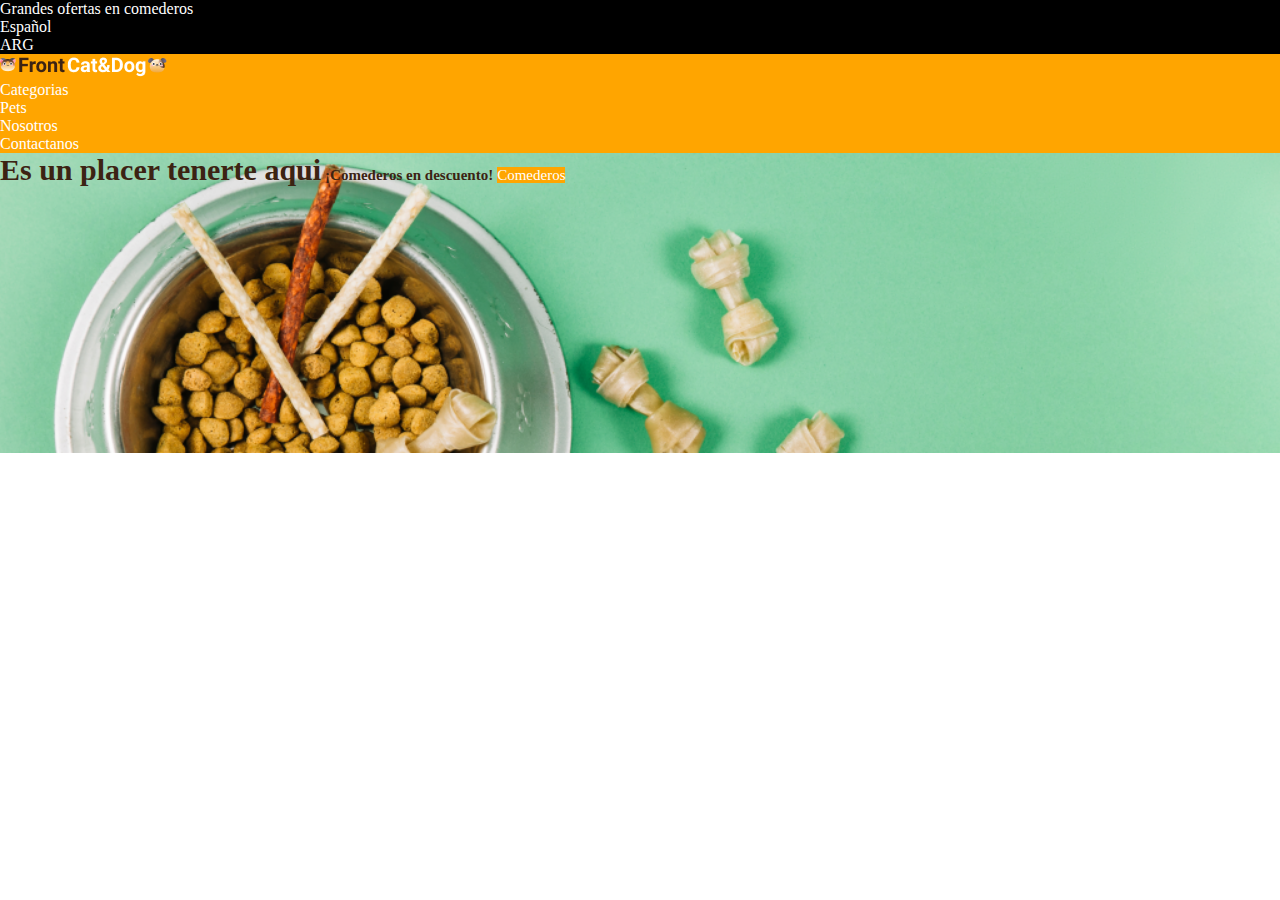
<file: index.html>
<!DOCTYPE html>
<html lang="es">
  <head>
    <meta charset="UTF-8" />
    <meta http-equiv="X-UA-Compatible" content="IE=edge" />
    <meta name="viewport" content="width=device-width, initial-scale=1.0" />
    <link
      rel="stylesheet"
      href="https://use.fontawesome.com/releases/v5.15.3/css/all.css"
      integrity="sha384-SZXxX4whJ79/gErwcOYf+zWLeJdY/qpuqC4cAa9rOGUstPomtqpuNWT9wdPEn2fk"
      crossorigin="anonymous"
    />
    <link rel="stylesheet" href="css/style.css" />
    <title>Clase 6</title>
  </head>
  <body>
    <header>
      <div class="fondo-negro texto-blanco">
        <p>Grandes ofertas en comederos</p>
        <nav>
          <ul>
            <li>Español</li>
            <li>ARG</li>
          </ul>
        </nav>
      </div>
      <div class="fondo-naranja texto-blanco">
        <img src="img/Logo.png" alt="Logo" />
        <nav>
          <ul type="none">
            <li>
              <a class="sin-decoracion texto-blanco" href="#uno"
                ><i class="fas fa-paw"></i>Categorias</a
              >
            </li>
            <li>
              <a class="sin-decoracion texto-blanco" href="#uno"
                ><i class="fas fa-paw"></i>Pets</a
              >
            </li>
            <li>
              <a class="sin-decoracion texto-blanco" href="#uno"
                ><i class="fas fa-paw"></i>Nosotros</a
              >
            </li>
            <li>
              <a class="sin-decoracion texto-blanco" href="#uno"
                ><i class="fas fa-paw"></i>Contactanos</a
              >
            </li>
          </ul>
        </nav>
      </div>
    </header>
    <main>
      <div class="banner">
        <span class="texto-marron negrita fuente-30"
          >Es un placer tenerte aqui</span
        >
        <span class="texto-marron negrita fuente-15"
          >¡Comederos en descuento!</span
        >
        <span class="texto-blanco fondo-naranja fuente-15">Comederos</span>
      </div>
      <p class="texto-naranja fuente-40 centrar"><i class="fas fa-paw"></i></p>
    </main>
  </body>
</html>
</file>
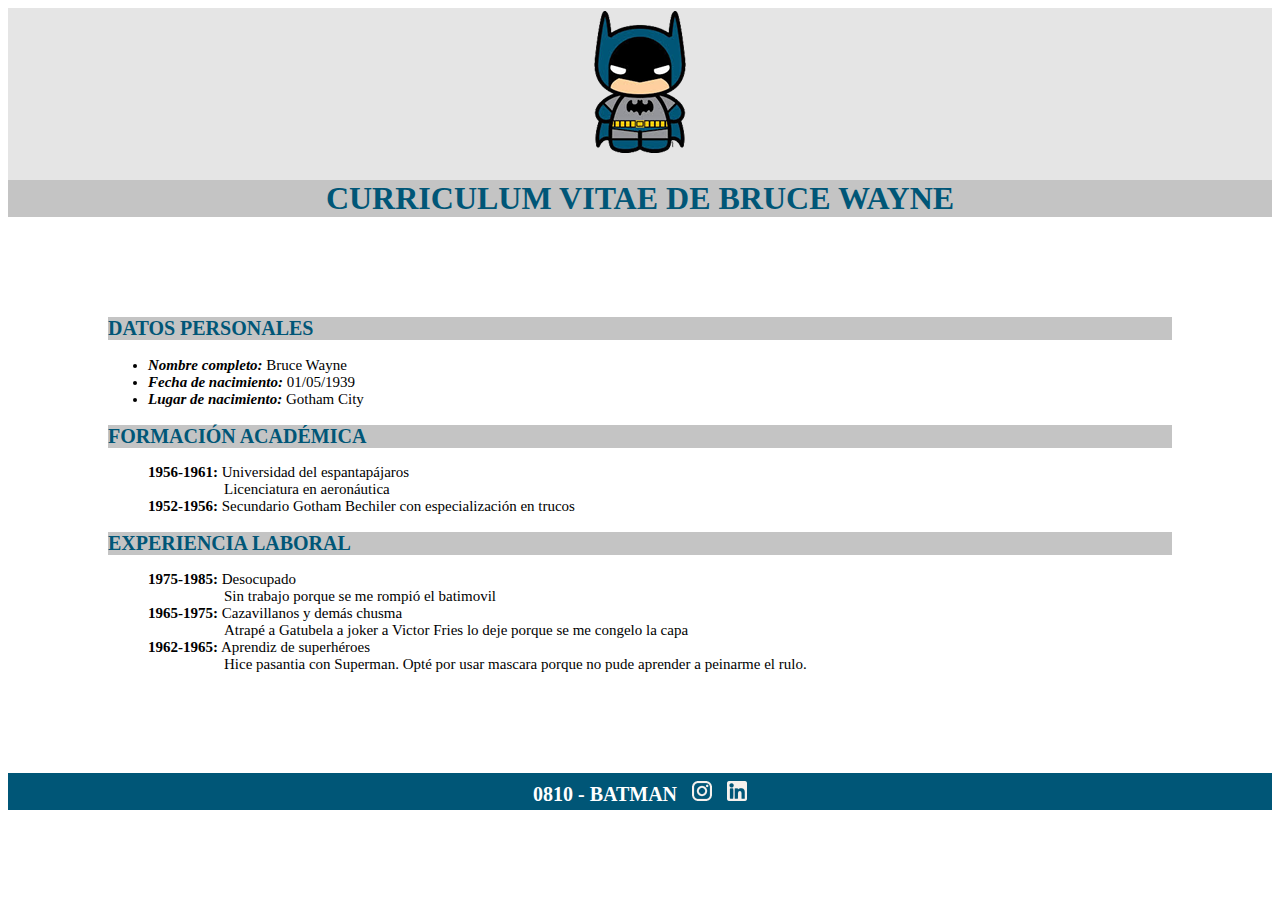
<file: Batman/index.html>
<!DOCTYPE html>
<html lang="es">
<head>
    <meta charset="UTF-8">
    <link rel="stylesheet" href="css/style.css">
    <title>Curriculum Vitate BW</title>
</head>
<body>
    <header>
        <img src="img/logo_batman.png" alt="logo batman">
        <div id="titulo">
            <h1>Curriculum vitae de Bruce Wayne</h1> 
        </div>     
    </header>

    <main>
        <div id="contenido">

            <section>
                <div class="titulares">
                    <h2>Datos Personales</h2>
                </div>
                <ul>
                    <li><span class="datos personales">Nombre completo:</span> Bruce Wayne</li>
                    <li><span class="datos personales">Fecha de nacimiento:</span> 01/05/1939</li>
                    <li><span class="datos personales">Lugar de nacimiento:</span> Gotham City</li>
                </ul>
            </section>

            <section>
                <div class="titulares">
                    <h2>Formación Académica</h2>
                </div>
                <ul type="none">
                    <li><span class="datos">1956-1961:</span> Universidad del espantapájaros <br><span class="salto">Licenciatura en aeronáutica</span></li>
                    <li><span class="datos">1952-1956:</span> Secundario Gotham Bechiler con especialización en trucos</li>
                </ul>
            </section>

            <section>
                <div class="titulares">
                    <h2>Experiencia Laboral</h2>
                </div>
                <ul type="none">
                    <li><span class="datos">1975-1985:</span> Desocupado<br><span class="salto">Sin trabajo porque se me rompió el batimovil</span></li>
                    <li><span class="datos">1965-1975:</span> Cazavillanos y demás chusma<br><span class="salto">Atrapé a Gatubela a joker a Victor Fries lo deje porque se me congelo la capa</span></li>
                    <li><span class="datos">1962-1965:</span> Aprendiz de superhéroes<br><span class="salto">Hice pasantia con Superman. Opté por usar mascara porque no pude aprender a peinarme el rulo.</span></li>
                    
                </ul>
            </section>

        </div>
    </main>

    <footer>
        
            <p id="footer">0810 - BATMAN<img class="ico" src="img/ico_instagram.png" alt="logo instagram"><img class="ico" src="img/ico_linkedin.png" alt="logo linkedin"></p>
        

    </footer>
    
</body>
</html>
</file>
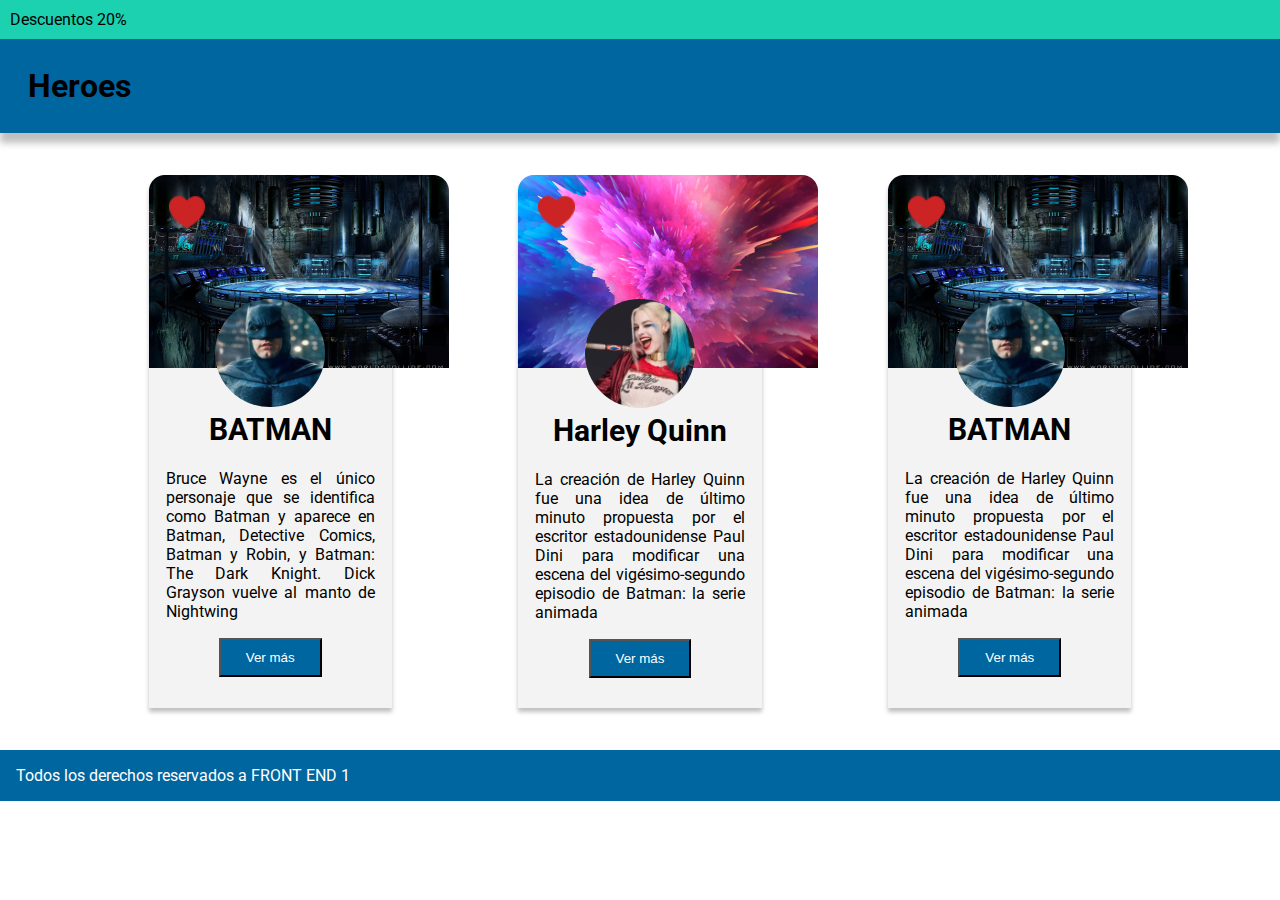
<file: Clase 10/index.html>
<!DOCTYPE html>
<html lang="en">
<head>
    <meta charset="UTF-8">
    <meta http-equiv="X-UA-Compatible" content="IE=edge">
    <meta name="viewport" content="width=device-width, initial-scale=1.0">
    <link rel="stylesheet" href="css/style.css">
    <title>Box Model</title>
</head>
<body>
    <header>
        <p class="barrasup">Descuentos 20%</p>
        <h1 class="titulo">Heroes</h1>
    </header>
    <main>
    <div class="caja">
        <img src="img/fondo 2.png" alt="fondo batman">
        <img class="corazon"src="img/Vector.png" alt="corazon">
        <img class="circulo" src="img/batman.png" alt="batman">
        <h3>BATMAN</h3>
        <P>Bruce Wayne es el único personaje que se identifica como Batman y aparece en Batman, Detective Comics, Batman y Robin, y Batman: The Dark Knight. Dick Grayson vuelve al manto de Nightwing</P>
        <button>Ver más</button>
    </div>
    <div class="caja">
        <img src="img/fondo 1.png" alt="fondo chica">
        <img class="corazon"src="img/Vector.png" alt="corazon">
        <img class="circulo" src="img/chica.png" alt="chica">
        <h3>Harley Quinn</h3>
        <P>La creación de Harley Quinn fue una idea de último minuto propuesta por el escritor estadounidense Paul Dini para modificar una escena del vigésimo-segundo episodio de Batman: la serie animada</P>
        <button>Ver más</button>
    </div>
    <div class="caja">
        <img src="img/fondo 2.png" alt="fondo batman">
        <img class="corazon" src="img/Vector.png" alt="corazon">
        <img class="circulo"  src="img/batman.png" alt="batman">
        <h3>BATMAN</h3>
        <P>La creación de Harley Quinn fue una idea de último minuto propuesta por el escritor estadounidense Paul Dini para modificar una escena del vigésimo-segundo episodio de Batman: la serie animada</P>
        <button>Ver más</button>
    </div>
</main>
    <footer>
        <p>Todos los derechos reservados a FRONT END 1</p>
    </footer>
    
</body>
</html>
</file>
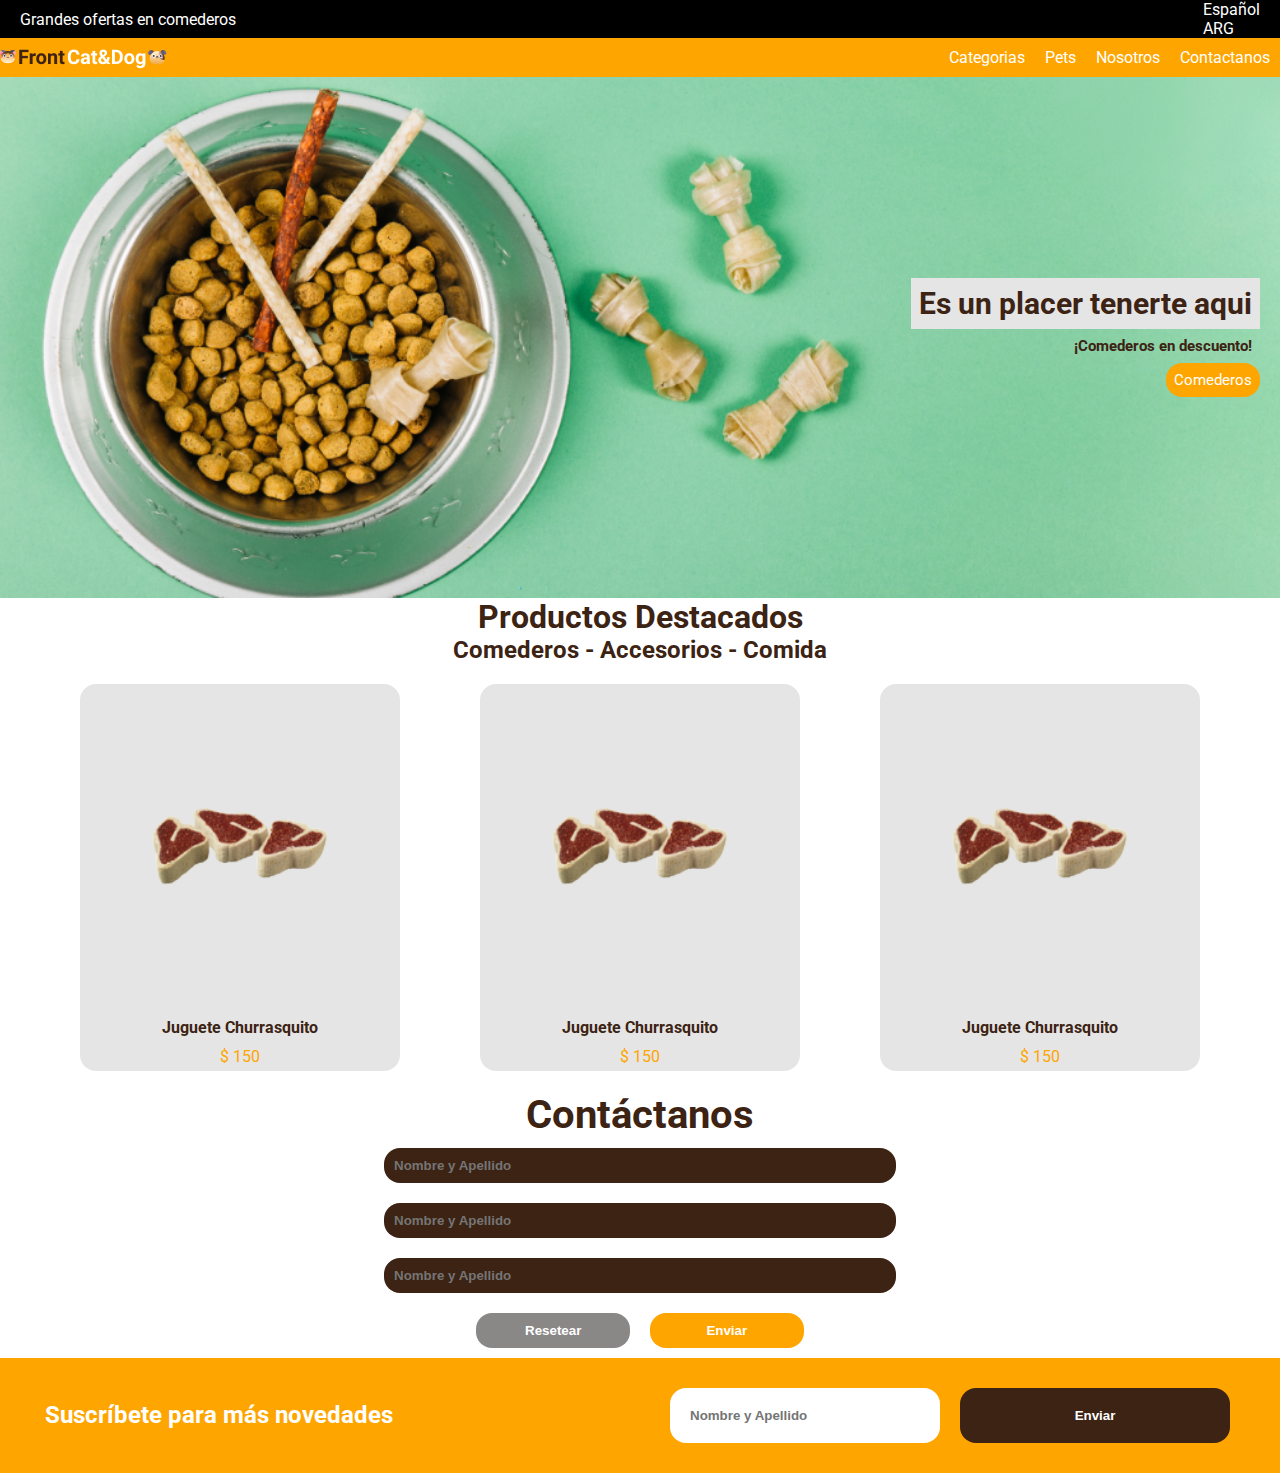
<file: Pet/index.html>
<!DOCTYPE html>
<html lang="es">
  <head>
    <meta charset="UTF-8" />
    <meta http-equiv="X-UA-Compatible" content="IE=edge" />
    <meta name="viewport" content="width=device-width, initial-scale=1.0" />
    <link
      rel="stylesheet"
      href="https://use.fontawesome.com/releases/v5.15.3/css/all.css"
      integrity="sha384-SZXxX4whJ79/gErwcOYf+zWLeJdY/qpuqC4cAa9rOGUstPomtqpuNWT9wdPEn2fk"
      crossorigin="anonymous"
    />
    <link rel="stylesheet" href="css/style.css" />
    <title>Clase 6</title>
  </head>
  <body>
    <header>
      <div class="topbanner fondo-negro texto-blanco">
        <p>Grandes ofertas en comederos</p>
        <nav>
          <ul>
            <li>Español</li>
            <li>ARG</li>
          </ul>
        </nav>
      </div>
      <div class="menu fondo-naranja texto-blanco">
        <img src="img/Logo.png" alt="Logo" />
        <nav>
          <ul type="none">
            <li>
              <a class="sin-decoracion texto-blanco" href="#uno"
                ><i class="fas fa-paw"></i>Categorias</a
              >
            </li>
            <li>
              <a class="sin-decoracion texto-blanco" href="#uno"
                ><i class="fas fa-paw"></i>Pets</a
              >
            </li>
            <li>
              <a class="sin-decoracion texto-blanco" href="#uno"
                ><i class="fas fa-paw"></i>Nosotros</a
              >
            </li>
            <li>
              <a class="sin-decoracion texto-blanco" href="#uno"
                ><i class="fas fa-paw"></i>Contactanos</a
              >
            </li>
          </ul>
        </nav>
      </div>
    </header>
    <main>
      <section class="banner">
        <span class="texto-marron negrita fuente-30 fondo-blanco"
          >Es un placer tenerte aqui</span
        >
        <span class="texto-marron negrita fuente-15"
          >¡Comederos en descuento!</span
        >
        <span class="texto-blanco fondo-naranja fuente-15 redondeado"
          >Comederos</span
        >
      </section>
      <p class="texto-naranja fuente-40 centrar"><i class="fas fa-paw"></i></p>
      <h1 class="texto-marron centrar">Productos Destacados</h1>
      <h2 class="texto-marron centrar">Comederos - Accesorios - Comida</h2>
      <section class="vitrina flex-row">
        <article class="tarjeta">
          <img src="img/churrasquito.png" alt="imagen" />
          <p class="texto-marron centrar negrita">Juguete Churrasquito</p>
          <p class="texto-naranja centrar">$ 150</p>
        </article>
        <article class="tarjeta">
          <img src="img/churrasquito.png" alt="imagen" />
          <p class="texto-marron centrar negrita">Juguete Churrasquito</p>
          <p class="texto-naranja centrar">$ 150</p>
        </article>
        <article class="tarjeta">
          <img src="img/churrasquito.png" alt="imagen" />
          <p class="texto-marron centrar negrita">Juguete Churrasquito</p>
          <p class="texto-naranja centrar">$ 150</p>
        </article>
      </section>
      <section>
        <h2 class="texto-marron fuente-40 centrar">Contáctanos</h2>
        <form>
          <div>
            <label for="Nombre">Nombre</label>
            <input
              type="text"
              id="Nombre"
              name="Nombre"
              placeholder="Nombre y Apellido"
            />
          </div>
          <div>
            <label for="Nombre">Nombre</label>
            <input
              type="text"
              id="Nombre"
              name="Nombre"
              placeholder="Nombre y Apellido"
            />
          </div>
          <div>
            <label for="Nombre">Nombre</label>
            <input
              type="text"
              id="Nombre"
              name="Nombre"
              placeholder="Nombre y Apellido"
            />
          </div>
          <div>
            <input type="reset" value="Resetear">
            <input type="submit" value="Enviar">
          </div>
        </form>
      </section>
      <section class="news-letter fondo-naranja">
        <h2 class="texto-blanco"><span class="icono icono-correo"> Suscríbete para más novedades</h2>
        <form>
          <input
              type="text"
              id="Nombre"
              name="Nombre"
              placeholder="Nombre y Apellido"
            />
            <input type="submit" value="Enviar">
        </form>
      </section>
    </main>
  </body>
</html>
</file>
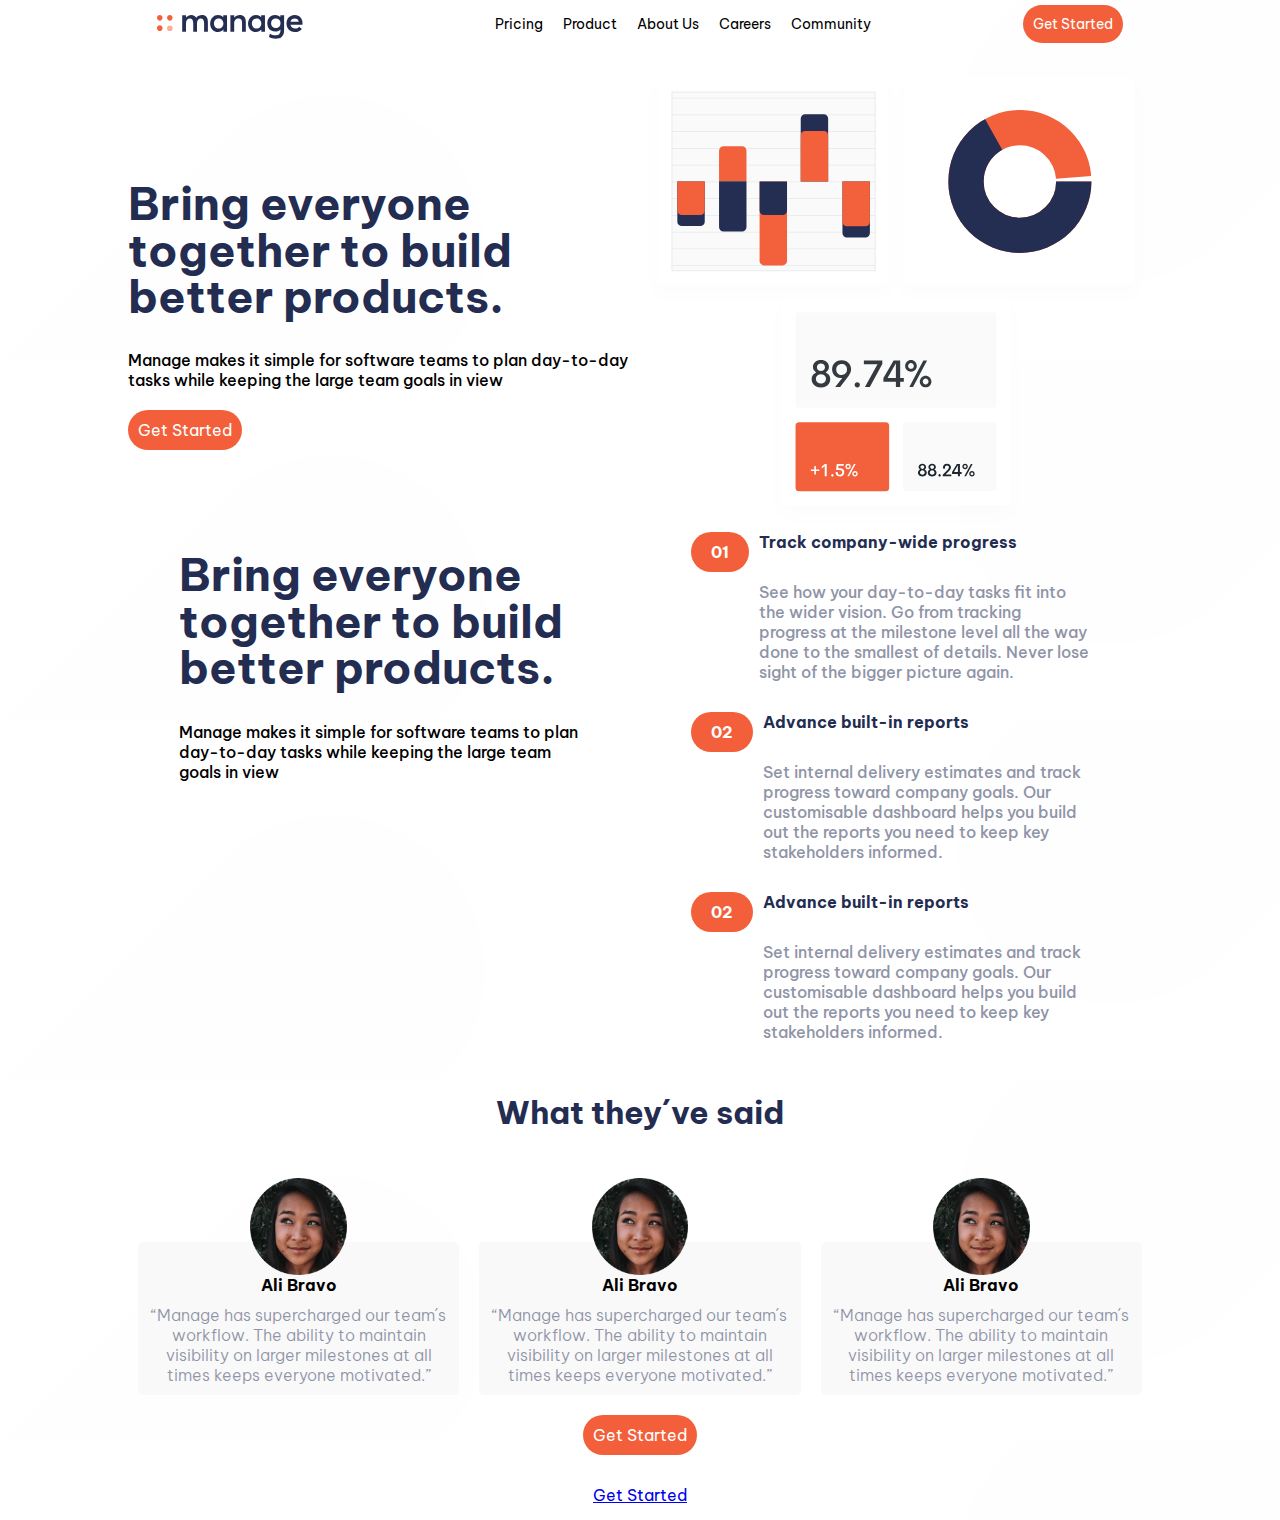
<file: TrabajoOptativo/index.html>
<!DOCTYPE html>
<html lang="en">
  <head>
    <meta charset="UTF-8" />
    <meta http-equiv="X-UA-Compatible" content="IE=edge" />
    <meta name="viewport" content="width=device-width, initial-scale=1.0" />
    <link
      rel="stylesheet"
      href="https://use.fontawesome.com/releases/v5.15.3/css/all.css"
      integrity="sha384-SZXxX4whJ79/gErwcOYf+zWLeJdY/qpuqC4cAa9rOGUstPomtqpuNWT9wdPEn2fk"
      crossorigin="anonymous"
    />
    <link rel="stylesheet" href="css/style.css" />
    <title>Optativo</title>
  </head>
  <body>
    <header>
      <img src="img/logo.svg" alt="Logo" />
      <nav>
        <ul>
          <li><a href="#">Pricing</a></li>
          <li><a href="#">Product</a></li>
          <li><a href="#">About Us</a></li>
          <li><a href="#">Careers</a></li>
          <li><a href="#">Community</a></li>
        </ul>
      </nav>
      <span>
        <a href="#">Get Started</a>
      </span>
    </header>
    <main>
      <section class="seccion-1">
        <section>
          <h2>Bring everyone together to build better products.</h2>
          <p>
            Manage makes it simple for software teams to plan day-to-day tasks
            while keeping the large team goals in view
          </p>
          <span>
            <a href="#">Get Started</a>
          </span>
        </section>
        <img src="img/illustration-intro.svg" />
      </section>
      <section class="seccion-2">
        <section>
          <h2>Bring everyone together to build better products.</h2>
          <p>
            Manage makes it simple for software teams to plan day-to-day tasks
            while keeping the large team goals in view
          </p>
        </section>
        <section class="seccion-2-col-1">
          <section class="item">
            <span> 01 </span>
            <section>
              <h3>Track company-wide progress</h3>
              <p>
                See how your day-to-day tasks fit into the wider vision. Go from
                tracking progress at the milestone level all the way done to the
                smallest of details. Never lose sight of the bigger picture
                again.
              </p>
            </section>
          </section>
          <section class="item">
            <span> 02 </span>
            <section>
              <h3>Advance built-in reports</h3>
              <p>
                Set internal delivery estimates and track progress toward
                company goals. Our customisable dashboard helps you build out
                the reports you need to keep key stakeholders informed.
              </p>
            </section>
          </section>
          <section class="item">
            <span> 02 </span>
            <section>
              <h3>Advance built-in reports</h3>
              <p>
                Set internal delivery estimates and track progress toward
                company goals. Our customisable dashboard helps you build out
                the reports you need to keep key stakeholders informed.
              </p>
            </section>
          </section>
        </section>
      </section>
      <section class="seccion-3">
        <h2>What they´ve said</h2>
        <section class="tarjetas">
          <article>
            <img src="img/avatar-ali.png" alt="" />
            <h4>Ali Bravo</h4>
            <p>
              “Manage has supercharged our team´s workflow. The ability to
              maintain visibility on larger milestones at all times keeps
              everyone motivated.”
            </p>
          </article>
          <article>
            <img src="img/avatar-ali.png" alt="" />
            <h4>Ali Bravo</h4>
            <p>
              “Manage has supercharged our team´s workflow. The ability to
              maintain visibility on larger milestones at all times keeps
              everyone motivated.”
            </p>
          </article>
          <article>
            <img src="img/avatar-ali.png" alt="" />
            <h4>Ali Bravo</h4>
            <p>
              “Manage has supercharged our team´s workflow. The ability to
              maintain visibility on larger milestones at all times keeps
              everyone motivated.”
            </p>
          </article>
        </section>
        <span>
          <a href="#">Get Started</a>
        </span>
      </section>
      <section class="seccion-4">
        <h2></h2>
        <span>
          <a href="#">Get Started</a>
        </span>
      </section>
    </main>
  </body>
</html>
</file>
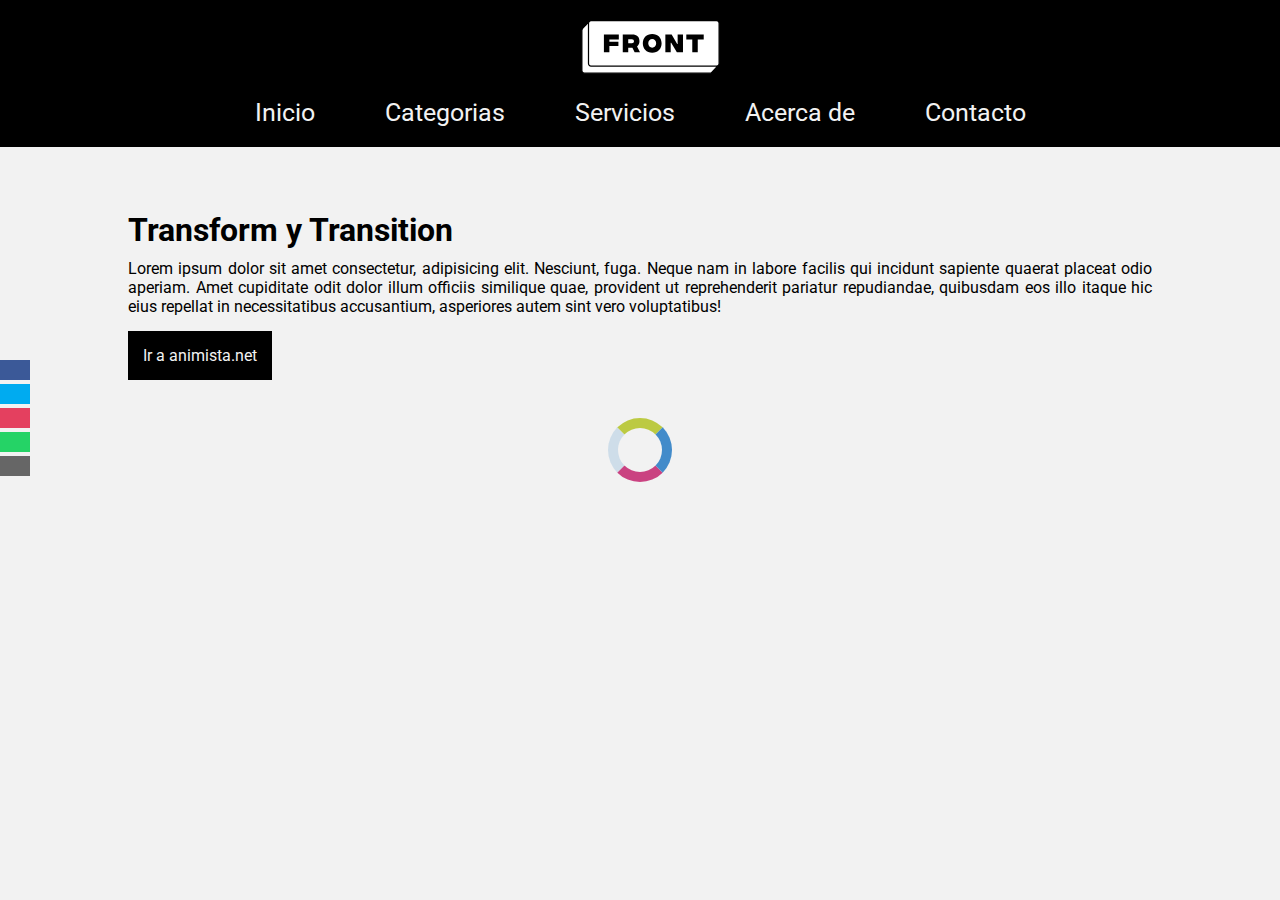
<file: animaciones/clase_19_mesa/index.html>
<!DOCTYPE html>
<html lang="es">
<head>
    <meta charset="UTF-8">
    <meta http-equiv="X-UA-Compatible" content="IE=edge">
    <meta name="viewport" content="width=device-width, initial-scale=1.0">
    <title>CSS avanzado</title>
    <link rel="stylesheet" href="https://use.fontawesome.com/releases/v5.15.3/css/all.css" integrity="sha384-SZXxX4whJ79/gErwcOYf+zWLeJdY/qpuqC4cAa9rOGUstPomtqpuNWT9wdPEn2fk" crossorigin="anonymous">
    <link rel="stylesheet" href="./css/style_base.css">

</head>
<body >
    <header>
        <img class="logo" src="img/logo.svg" alt="">
		<nav>
			<ul>
				<li><a href="#">Inicio</a></li>
				<li><a href="#">Categorias</a></li>
				<li><a href="#">Servicios</a></li>
				<li><a href="#">Acerca de</a></li>
				<li><a href="#">Contacto</a></li>
			</ul>
		</nav>
	</header>
    <aside class="social">
		<ul>
			<li><a href="#" target="_blank" class="icon-facebook"><i class="fab fa-facebook"></i></a></li>
			<li><a href="#" target="_blank" class="icon-twitter"><i class="fab fa-twitter"></i></a></li>
			<li><a href="#" target="_blank" class="icon-instagram"><i class="fas fa-camera"></i></a></li>
			<li><a href="#" target="_blank" class="icon-whatsapp"><i class="fas fa-comment"></i></a></li>
			<li><a href="mailto:lromiglia@digitalhouse.com" class="icon-mail"><i class="fas fa-envelope"></i></a></li>
		</ul>
    </aside>
    <section class="container ">
        <h1>Transform y Transition</h1>
        <p>Lorem ipsum dolor sit amet consectetur, adipisicing elit. Nesciunt, fuga. Neque nam in labore facilis qui incidunt sapiente quaerat placeat odio aperiam. Amet cupiditate odit dolor illum officiis similique quae, provident ut reprehenderit pariatur repudiandae, quibusdam eos illo itaque hic eius repellat in necessitatibus accusantium, asperiores autem sint vero voluptatibus!</p>
        <a href="https://animista.net/" target="_blank">Ir a animista.net</a>
        
    </section>
    <span class="spinner"></span>
</body>
</html>
</file>
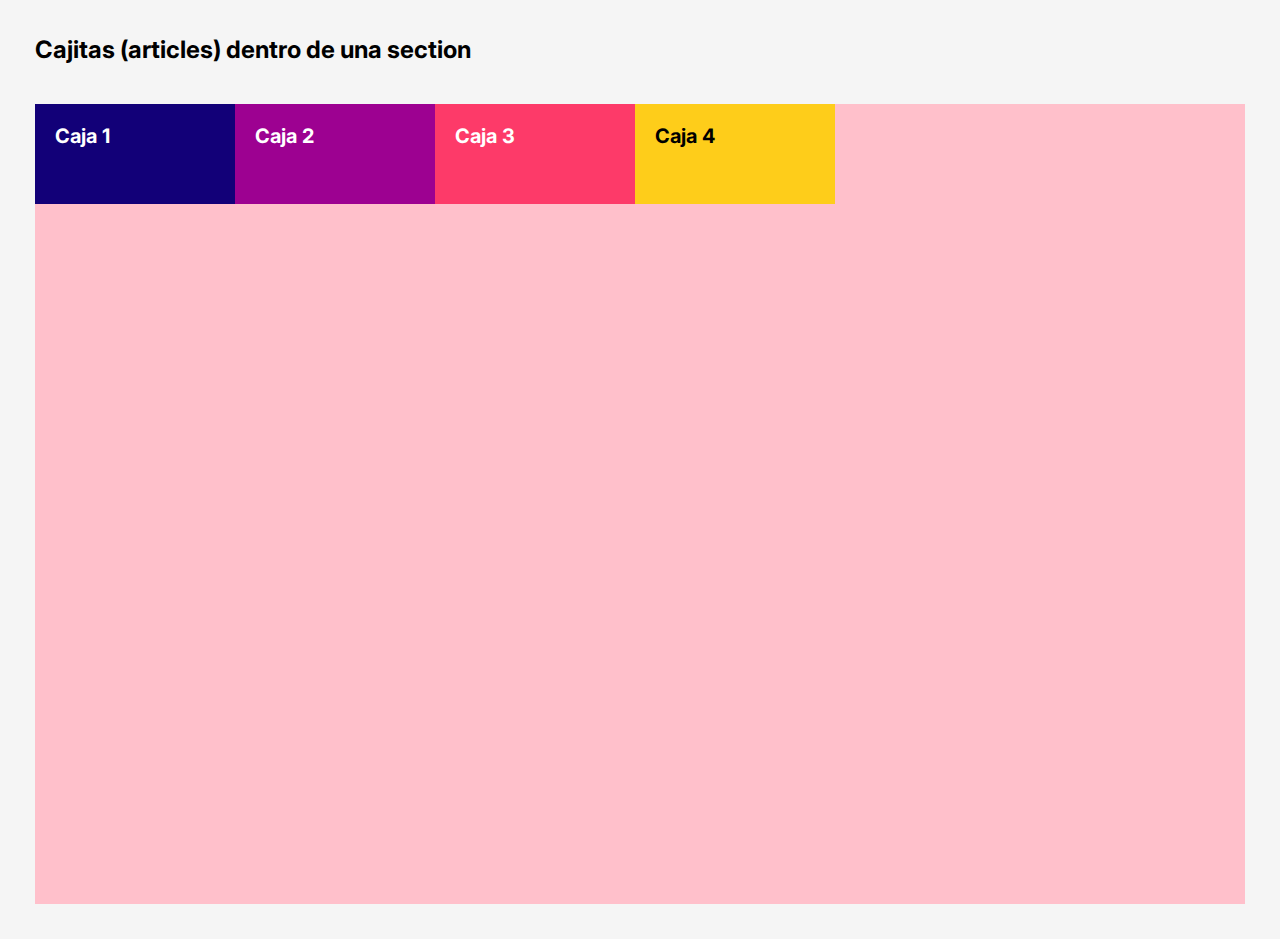
<file: Clase 11/Nico/Flex/index.html>
<!DOCTYPE html>
<html lang="es">
<head>
    <meta charset="UTF-8">
    <meta http-equiv="X-UA-Compatible" content="IE=edge">
    <meta name="viewport" content="width=device-width, initial-scale=1.0">
    <link rel="stylesheet" href="css/style.css">
    <title>Flexbox</title>
</head>
<body>
    
    <main>
        <h2>Cajitas (articles) dentro de una section</h2>
        <section>
            <article class="box colorOne">Caja 1</article>
            <article class="box colorTwo">Caja 2</article>
            <article class="box colorThree">Caja 3</article>
            <article class="box colorFour">Caja 4</article>
        </section>
    </main>


</body>
</html>
</file>
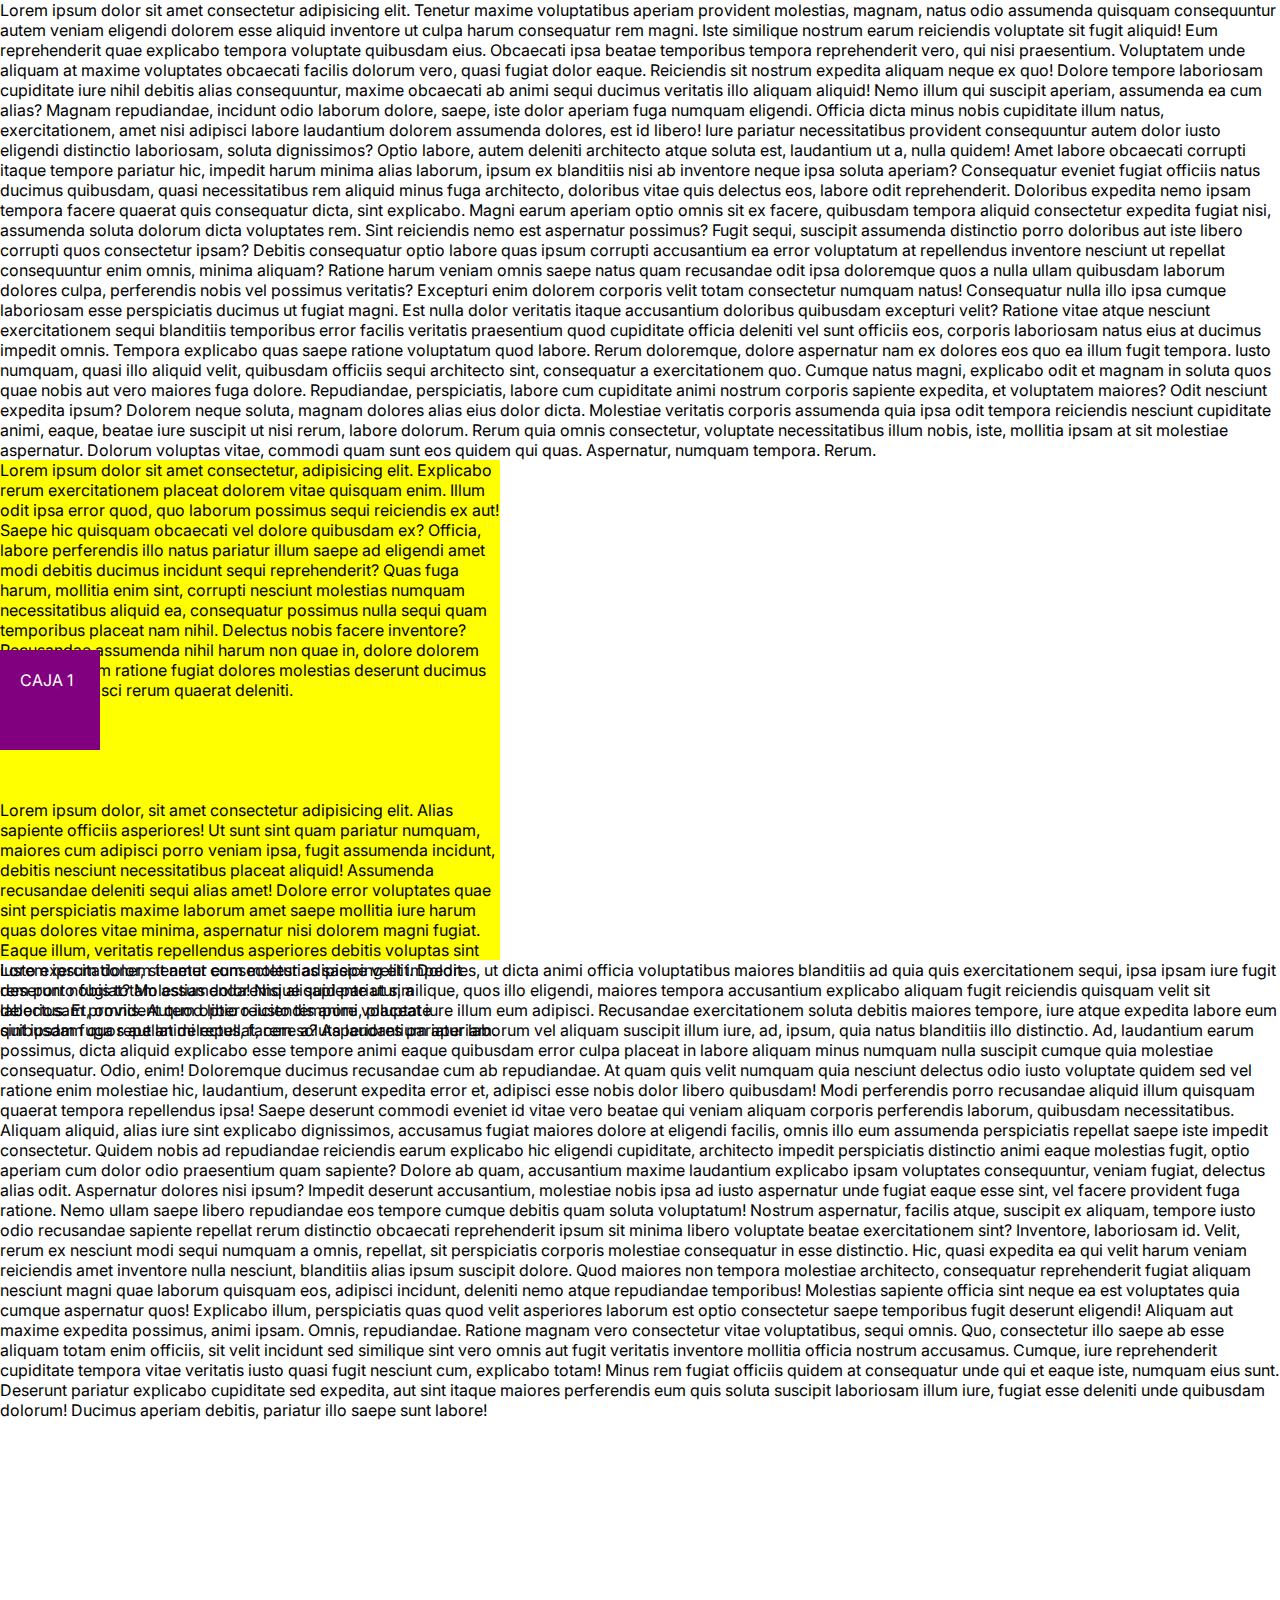
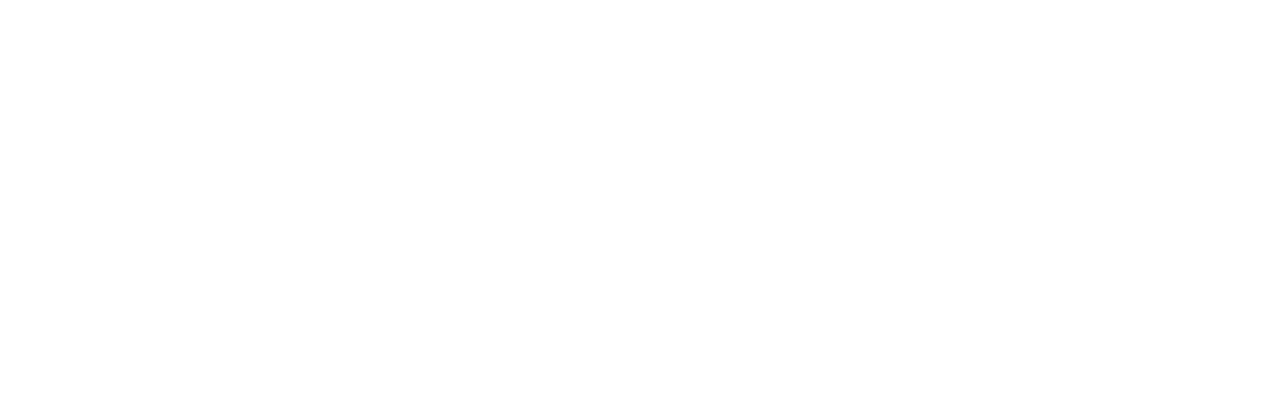
<file: Clase 11/Nico/Position/index.html>
<!DOCTYPE html>
<html lang="en">
<head>
    <meta charset="UTF-8">
    <meta http-equiv="X-UA-Compatible" content="IE=edge">
    <meta name="viewport" content="width=device-width, initial-scale=1.0">
    <link rel="stylesheet" href="css/style.css">
    <title>Document</title>
</head>
<body>

   
        
    <p>Lorem ipsum dolor sit amet consectetur adipisicing elit. Tenetur maxime voluptatibus aperiam provident molestias, magnam, natus odio assumenda quisquam consequuntur autem veniam eligendi dolorem esse aliquid inventore ut culpa harum consequatur rem magni. Iste similique nostrum earum reiciendis voluptate sit fugit aliquid! Eum reprehenderit quae explicabo tempora voluptate quibusdam eius. Obcaecati ipsa beatae temporibus tempora reprehenderit vero, qui nisi praesentium. Voluptatem unde aliquam at maxime voluptates obcaecati facilis dolorum vero, quasi fugiat dolor eaque. Reiciendis sit nostrum expedita aliquam neque ex quo! Dolore tempore laboriosam cupiditate iure nihil debitis alias consequuntur, maxime obcaecati ab animi sequi ducimus veritatis illo aliquam aliquid! Nemo illum qui suscipit aperiam, assumenda ea cum alias? Magnam repudiandae, incidunt odio laborum dolore, saepe, iste dolor aperiam fuga numquam eligendi. Officia dicta minus nobis cupiditate illum natus, exercitationem, amet nisi adipisci labore laudantium dolorem assumenda dolores, est id libero! Iure pariatur necessitatibus provident consequuntur autem dolor iusto eligendi distinctio laboriosam, soluta dignissimos? Optio labore, autem deleniti architecto atque soluta est, laudantium ut a, nulla quidem! Amet labore obcaecati corrupti itaque tempore pariatur hic, impedit harum minima alias laborum, ipsum ex blanditiis nisi ab inventore neque ipsa soluta aperiam? Consequatur eveniet fugiat officiis natus ducimus quibusdam, quasi necessitatibus rem aliquid minus fuga architecto, doloribus vitae quis delectus eos, labore odit reprehenderit. Doloribus expedita nemo ipsam tempora facere quaerat quis consequatur dicta, sint explicabo. Magni earum aperiam optio omnis sit ex facere, quibusdam tempora aliquid consectetur expedita fugiat nisi, assumenda soluta dolorum dicta voluptates rem. Sint reiciendis nemo est aspernatur possimus? Fugit sequi, suscipit assumenda distinctio porro doloribus aut iste libero corrupti quos consectetur ipsam? Debitis consequatur optio labore quas ipsum corrupti accusantium ea error voluptatum at repellendus inventore nesciunt ut repellat consequuntur enim omnis, minima aliquam? Ratione harum veniam omnis saepe natus quam recusandae odit ipsa doloremque quos a nulla ullam quibusdam laborum dolores culpa, perferendis nobis vel possimus veritatis? Excepturi enim dolorem corporis velit totam consectetur numquam natus! Consequatur nulla illo ipsa cumque laboriosam esse perspiciatis ducimus ut fugiat magni. Est nulla dolor veritatis itaque accusantium doloribus quibusdam excepturi velit? Ratione vitae atque nesciunt exercitationem sequi blanditiis temporibus error facilis veritatis praesentium quod cupiditate officia deleniti vel sunt officiis eos, corporis laboriosam natus eius at ducimus impedit omnis. Tempora explicabo quas saepe ratione voluptatum quod labore. Rerum doloremque, dolore aspernatur nam ex dolores eos quo ea illum fugit tempora. Iusto numquam, quasi illo aliquid velit, quibusdam officiis sequi architecto sint, consequatur a exercitationem quo. Cumque natus magni, explicabo odit et magnam in soluta quos quae nobis aut vero maiores fuga dolore. Repudiandae, perspiciatis, labore cum cupiditate animi nostrum corporis sapiente expedita, et voluptatem maiores? Odit nesciunt expedita ipsum? Dolorem neque soluta, magnam dolores alias eius dolor dicta. Molestiae veritatis corporis assumenda quia ipsa odit tempora reiciendis nesciunt cupiditate animi, eaque, beatae iure suscipit ut nisi rerum, labore dolorum. Rerum quia omnis consectetur, voluptate necessitatibus illum nobis, iste, mollitia ipsam at sit molestiae aspernatur. Dolorum voluptas vitae, commodi quam sunt eos quidem qui quas. Aspernatur, numquam tempora. Rerum.</p>
    
        <div class="container">

            Lorem ipsum dolor sit amet consectetur, adipisicing elit. Explicabo rerum exercitationem placeat dolorem vitae quisquam enim. Illum odit ipsa error quod, quo laborum possimus sequi reiciendis ex aut! Saepe hic quisquam obcaecati vel dolore quibusdam ex? Officia, labore perferendis illo natus pariatur illum saepe ad eligendi amet modi debitis ducimus incidunt sequi reprehenderit? Quas fuga harum, mollitia enim sint, corrupti nesciunt molestias numquam necessitatibus aliquid ea, consequatur possimus nulla sequi quam temporibus placeat nam nihil. Delectus nobis facere inventore? Recusandae assumenda nihil harum non quae in, dolore dolorem exercitationem ratione fugiat dolores molestias deserunt ducimus maiores adipisci rerum quaerat deleniti.
                
            <div class="box1"> caja 1 </div>
            
            Lorem ipsum dolor, sit amet consectetur adipisicing elit. Alias sapiente officiis asperiores! Ut sunt sint quam pariatur numquam, maiores cum adipisci porro veniam ipsa, fugit assumenda incidunt, debitis nesciunt necessitatibus placeat aliquid! Assumenda recusandae deleniti sequi alias amet! Dolore error voluptates quae sint perspiciatis maxime laborum amet saepe mollitia iure harum quas dolores vitae minima, aspernatur nisi dolorem magni fugiat. Eaque illum, veritatis repellendus asperiores debitis voluptas sint iusto exercitationem tenetur eum molestias saepe velit impedit deserunt nobis totam assumenda! Nisi aliquid pariatur, a laboriosam provident quod libero iusto tempore voluptate quibusdam quos aut animi repellat, rem soluta laudantium aperiam.
        </div>
   <p>Lorem ipsum dolor, sit amet consectetur adipisicing elit. Dolores, ut dicta animi officia voluptatibus maiores blanditiis ad quia quis exercitationem sequi, ipsa ipsam iure fugit rem porro fugiat? Molestias doloremque sapiente ut similique, quos illo eligendi, maiores tempora accusantium explicabo aliquam fugit reiciendis quisquam velit sit delectus. Et, omnis. Autem optio reiciendis animi, placeat iure illum eum adipisci. Recusandae exercitationem soluta debitis maiores tempore, iure atque expedita labore eum sint ipsam fuga repellat delectus, facere a? Asperiores pariatur laborum vel aliquam suscipit illum iure, ad, ipsum, quia natus blanditiis illo distinctio. Ad, laudantium earum possimus, dicta aliquid explicabo esse tempore animi eaque quibusdam error culpa placeat in labore aliquam minus numquam nulla suscipit cumque quia molestiae consequatur. Odio, enim! Doloremque ducimus recusandae cum ab repudiandae. At quam quis velit numquam quia nesciunt delectus odio iusto voluptate quidem sed vel ratione enim molestiae hic, laudantium, deserunt expedita error et, adipisci esse nobis dolor libero quibusdam! Modi perferendis porro recusandae aliquid illum quisquam quaerat tempora repellendus ipsa! Saepe deserunt commodi eveniet id vitae vero beatae qui veniam aliquam corporis perferendis laborum, quibusdam necessitatibus. Aliquam aliquid, alias iure sint explicabo dignissimos, accusamus fugiat maiores dolore at eligendi facilis, omnis illo eum assumenda perspiciatis repellat saepe iste impedit consectetur. Quidem nobis ad repudiandae reiciendis earum explicabo hic eligendi cupiditate, architecto impedit perspiciatis distinctio animi eaque molestias fugit, optio aperiam cum dolor odio praesentium quam sapiente? Dolore ab quam, accusantium maxime laudantium explicabo ipsam voluptates consequuntur, veniam fugiat, delectus alias odit. Aspernatur dolores nisi ipsum? Impedit deserunt accusantium, molestiae nobis ipsa ad iusto aspernatur unde fugiat eaque esse sint, vel facere provident fuga ratione. Nemo ullam saepe libero repudiandae eos tempore cumque debitis quam soluta voluptatum! Nostrum aspernatur, facilis atque, suscipit ex aliquam, tempore iusto odio recusandae sapiente repellat rerum distinctio obcaecati reprehenderit ipsum sit minima libero voluptate beatae exercitationem sint? Inventore, laboriosam id. Velit, rerum ex nesciunt modi sequi numquam a omnis, repellat, sit perspiciatis corporis molestiae consequatur in esse distinctio. Hic, quasi expedita ea qui velit harum veniam reiciendis amet inventore nulla nesciunt, blanditiis alias ipsum suscipit dolore. Quod maiores non tempora molestiae architecto, consequatur reprehenderit fugiat aliquam nesciunt magni quae laborum quisquam eos, adipisci incidunt, deleniti nemo atque repudiandae temporibus! Molestias sapiente officia sint neque ea est voluptates quia cumque aspernatur quos! Explicabo illum, perspiciatis quas quod velit asperiores laborum est optio consectetur saepe temporibus fugit deserunt eligendi! Aliquam aut maxime expedita possimus, animi ipsam. Omnis, repudiandae. Ratione magnam vero consectetur vitae voluptatibus, sequi omnis. Quo, consectetur illo saepe ab esse aliquam totam enim officiis, sit velit incidunt sed similique sint vero omnis aut fugit veritatis inventore mollitia officia nostrum accusamus. Cumque, iure reprehenderit cupiditate tempora vitae veritatis iusto quasi fugit nesciunt cum, explicabo totam! Minus rem fugiat officiis quidem at consequatur unde qui et eaque iste, numquam eius sunt. Deserunt pariatur explicabo cupiditate sed expedita, aut sint itaque maiores perferendis eum quis soluta suscipit laboriosam illum iure, fugiat esse deleniti unde quibusdam dolorum! Ducimus aperiam debitis, pariatur illo saepe sunt labore!</p>
    

</body>
</html>
</file>
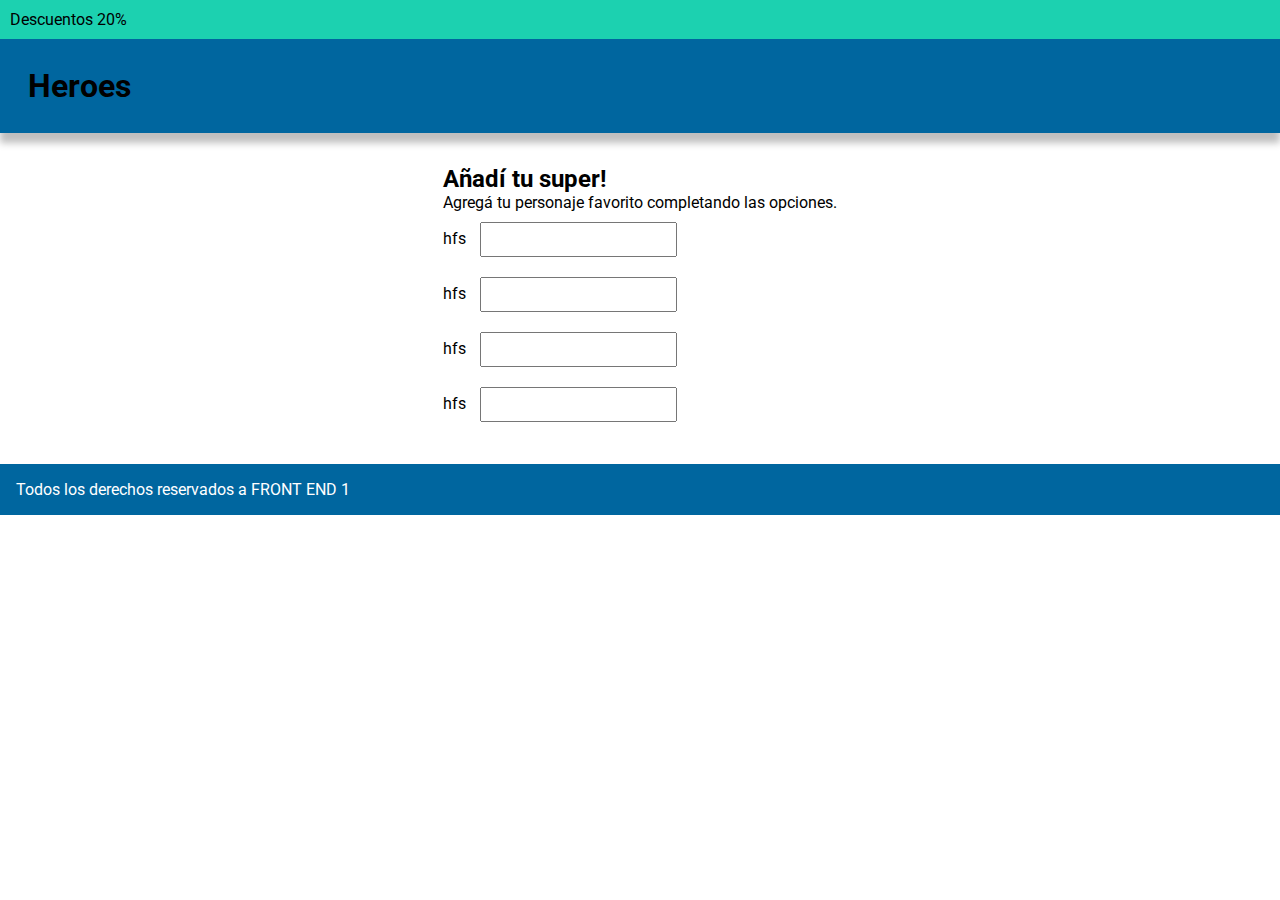
<file: Clase 10/views/add.html>
<!DOCTYPE html>
<html lang="en">
  <head>
    <meta charset="UTF-8" />
    <meta http-equiv="X-UA-Compatible" content="IE=edge" />
    <meta name="viewport" content="width=device-width, initial-scale=1.0" />
    <link rel="stylesheet" href="../css/style.css" />
    <title>Login</title>
  </head>
  <body>
    <header>
      <p class="barrasup">Descuentos 20%</p>
      <h1 class="titulo">Heroes</h1>
    </header>
    <main class="add-car">
      <section>
        <form>
          <h2>Añadí tu super!</h2>
          <p>Agregá tu personaje favorito completando las opciones.</p>
          <div>
            <div>
              <label>hfs</label>
              <input type="text">
            </div>
            <div>
              <label>hfs</label>
              <input type="text">
            </div>
          </div>
          <div>
            <div>
              <label>hfs</label>
              <input type="text">
            </div>
            <div>
              <label>hfs</label>
              <input type="text">
            </div>
          </div>
        </form>
      </section>
    </main>
    <footer>
      <p>Todos los derechos reservados a FRONT END 1</p>
    </footer>
  </body>
</html>
</file>
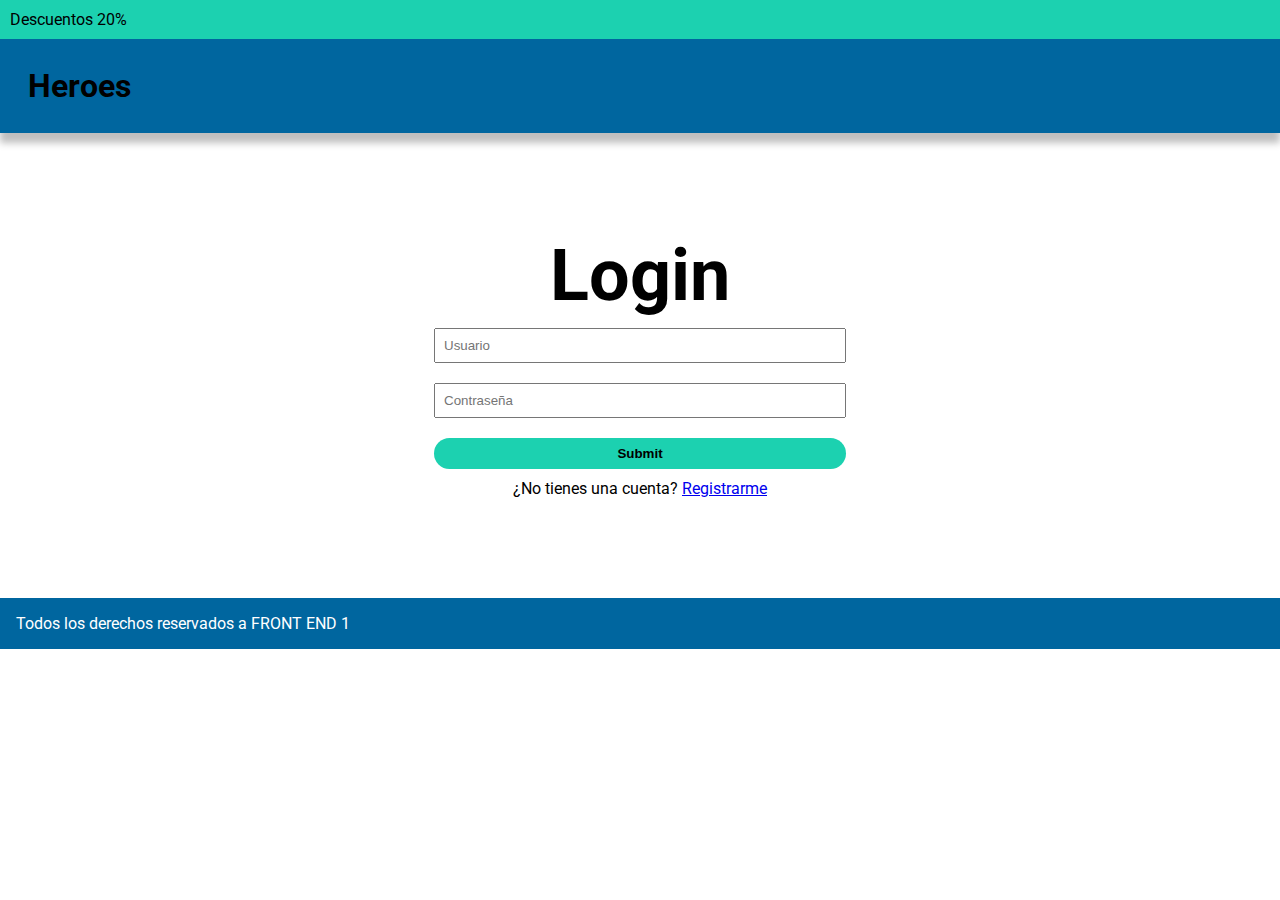
<file: Clase 10/views/login.html>
<!DOCTYPE html>
<html lang="en">
  <head>
    <meta charset="UTF-8" />
    <meta http-equiv="X-UA-Compatible" content="IE=edge" />
    <meta name="viewport" content="width=device-width, initial-scale=1.0" />
    <link rel="stylesheet" href="../css/style.css" />
    <title>Login</title>
  </head>
  <body>
    <header>
      <p class="barrasup">Descuentos 20%</p>
      <h1 class="titulo">Heroes</h1>
    </header>
    <main class="login">
      <h1>login</h1>
      <form action="../index.html" method="POST">
        <input type="text" placeholder="Usuario" name="user" required />
        <input type="password" placeholder="Contraseña" name="pass" required />
        <input type="submit" />
      </form>
      <p>¿No tienes una cuenta? <a href="register.html">Registrarme</a></p>
    </main>
    </main>
    <footer>
      <p>Todos los derechos reservados a FRONT END 1</p>
    </footer>
  </body>
</html>
</file>
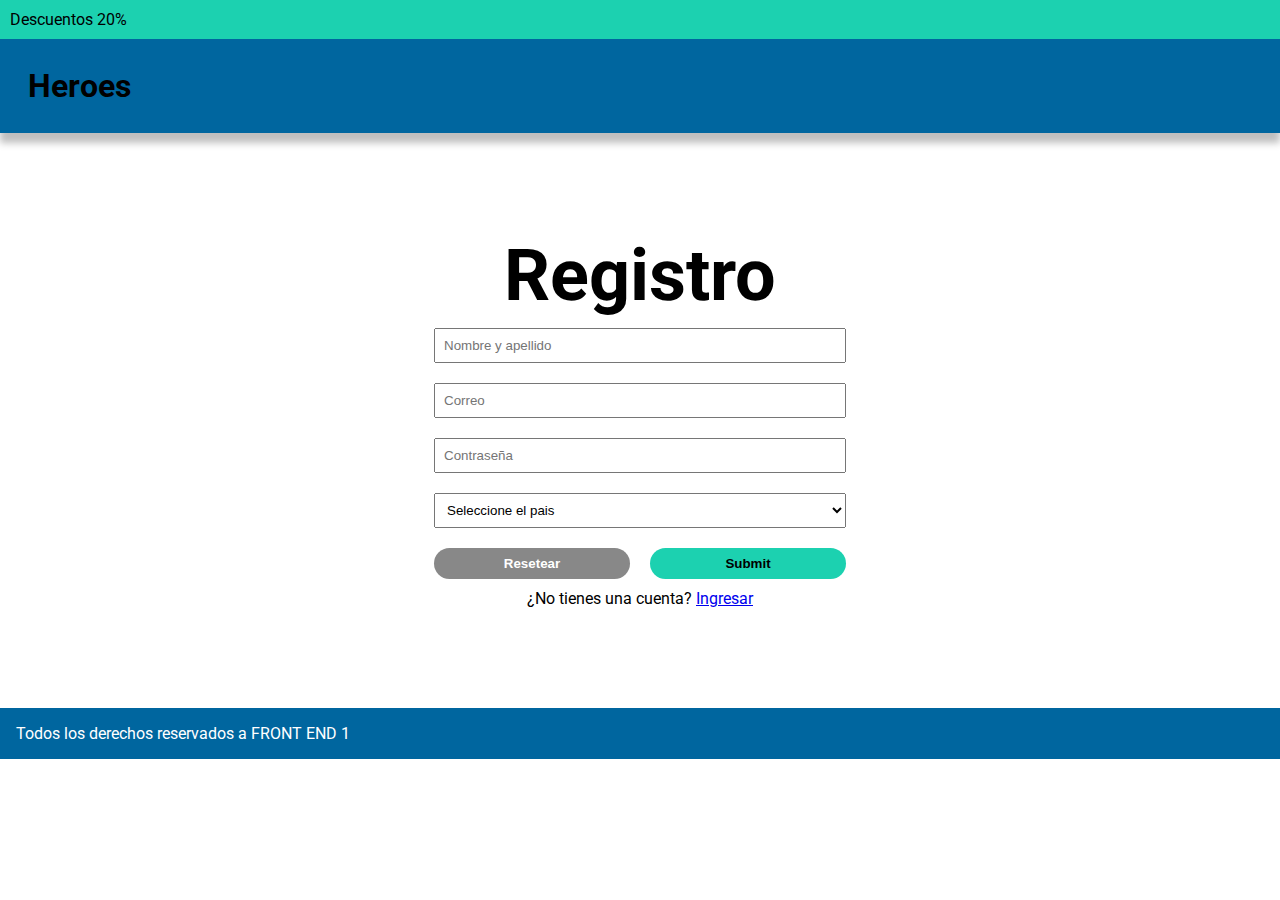
<file: Clase 10/views/register.html>
<!DOCTYPE html>
<html lang="en">
  <head>
    <meta charset="UTF-8" />
    <meta http-equiv="X-UA-Compatible" content="IE=edge" />
    <meta name="viewport" content="width=device-width, initial-scale=1.0" />
    <link rel="stylesheet" href="../css/style.css" />
    <title>Register</title>
  </head>
  <body>
    <header>
      <p class="barrasup">Descuentos 20%</p>
      <h1 class="titulo">Heroes</h1>
    </header>
    <main class="register">
      <h1>Registro</h1>
      <form action="../index.html" method="POST">
        <input
          type="text"
          placeholder="Nombre y apellido"
          name="name"
          required
        />
        <input type="email" placeholder="Correo" name="email" required />
        <input type="password" placeholder="Contraseña" name="pass" required />
        <select name="pais">
          <option disabled selected>Seleccione el pais</option>
          <option value="COL">Colombia</option>
          <option value="ARG">Argentina</option>
        </select>
        <div>
          <input type="reset" value="Resetear" />
          <input type="submit" />
        </div>
      </form>
      <p>¿No tienes una cuenta? <a href="login.html">Ingresar</a></p>
    </main>
    <footer>
      <p>Todos los derechos reservados a FRONT END 1</p>
    </footer>
  </body>
</html>
</file>
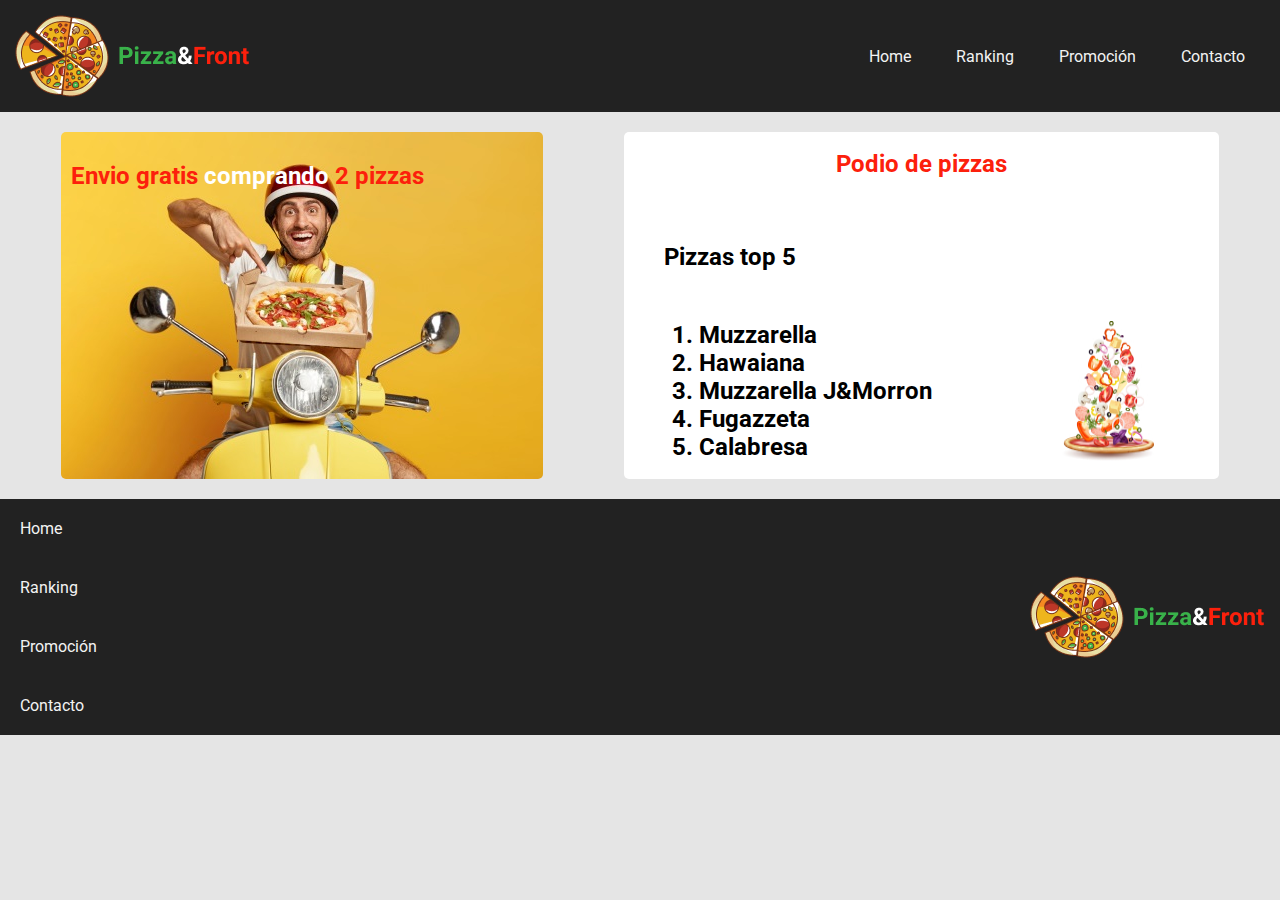
<file: Clase 11/Practica/inde.html>
<!DOCTYPE html>
<html lang="es">
  <head>
    <meta charset="UTF-8" />
    <meta http-equiv="X-UA-Compatible" content="IE=edge" />
    <meta name="viewport" content="width=device-width, initial-scale=1.0" />
    <title>Clase 10</title>
    <link rel="stylesheet" href="css/style.css" />
  </head>
  <body>
    <header>
      <img class="logo" src="img/logo.png" alt="Logo" />
      <nav>
        <ul class="menu">
          <li>Home</li>
          <li>Ranking</li>
          <li>Promoción</li>
          <li>Contacto</li>
        </ul>
      </nav>
    </header>
    <main>
      <article class="tarjeta">
        <p class="textoEnvioGratis">Envio gratis <span>comprando</span> 2 pizzas</p>
        <img class="imagenEntrega" src="img/delivery.jpg" alt="Entrega" />
      </article>
      <article class="tarjeta tarjetaBlanca">
        <h2 class="tituloTarjeta">Podio de pizzas</h2>
        <section>
          <h2 class="subTituloTarjeta">Pizzas top 5</h2>
          <div class="segundaLista">
            <ol>
              <li>Muzzarella</li>
              <li>Hawaiana</li>
              <li>Muzzarella J&Morron</li>
              <li>Fugazzeta</li>
              <li>Calabresa</li>
            </ol>
            <img src="img/pizzaFalling.jpg" />
          </div>
        </section>
      </article>
    </main>
    <footer>
      <nav>
        <ul class="menu-footer">
          <li>Home</li>
          <li>Ranking</li>
          <li>Promoción</li>
          <li>Contacto</li>
        </ul>
      </nav>
      <img class="logo" src="img/logo.png" alt="Logo" />
    </footer>
  </body>
</html>
</file>
<file: css/style.css>
*{
    margin: 0px;
    padding: 0px;
}

.fondo-negro{
 background-color: black;
}

.fondo-naranja{
 background-color: orange;
}

.texto-blanco{
color: white;
}

.texto-naranja{
color: orange;
}

.centrar{
text-align: center;
}

.sin-decoracion{
    text-decoration: none;
}

.texto-marron{
    color: #3C2313;
}

.negrita{
    font-weight:bold;
}

.fuente-30{
    font-size: 30px;
}

.fuente-40{
    font-size: 40px;
}

.fuente-15{
    font-size: 15px;
}

.banner{
    height: 300px;
    background-image: url('../img/banner.png');
    background-repeat: no-repeat;
    background-size:cover;
}
</file>
<file: Batman/css/style.css>
body{
    font-family: 'Times New Roman', Times, serif;
}


header{
    background-color:#E5E5E5 ;
    text-align: center;
}

#contenido{
    margin:100px
}

#titulo{
    background-color:#C4C4C4;
}

h1{
    color:#005677;
    text-transform: uppercase;
    font-weight: 700;
    font-size: 35;
}


.titulares{
    background-color:#C4C4C4;
}


h2{
    font-size: 20px;
    color:#005677;
    text-transform:uppercase;
}
ul li{
    font-size: 15px;
}

.datos{
    font-weight: bold;
    
}

.personales{
    font-style: italic;
}

.salto{
    padding: 76px;
    text-indent:76px;
}

p#footer{
    background-color: #005677;
    text-align: center;
    align-items: center;
    color: #FFFFFF;
    font-size: 20px;
    font-weight: bold;
    text-transform: uppercase;
    height: 37px;
}

.ico{
    padding-left:15px;
    padding-top: 8px ;
    
}
</file>
<file: Clase 10/css/style.css>
@import url("https://fonts.googleapis.com/css2?family=Roboto:wght@300&display=swap");

* {
  margin: 0px;
  box-sizing: border-box;
}

body {
  font-family: "Roboto", sans-serif;
}

header .barrasup {
  background-color: #1cd1b0;
  padding: 10px;
}

header .titulo {
  background-color: #00669f;
  box-shadow: 0px 10px 7px rgba(0, 0, 0, 0.25);
  padding: 28px;
}

main {
  margin: 32px;
  display: flex;
  justify-content: space-evenly;
  flex-wrap: wrap;
}

.caja {
  margin: 10px;
  position: relative;
  display: inline-block;
  width: 20%;
  background-color: #f3f3f3;
  box-shadow: 0px 4px 4px rgba(0, 0, 0, 0.25);
  border-radius: 16px 16px 0px 0px;
}

.caja h3 {
  text-align: center;
  padding: 5px;
  font-size: 30px;
}

.caja p {
  text-align: justify;
  font-size: 16px;
  margin: 17px;
}

.caja .fondo {
  width: 100%;
}

.circulo {
  border-radius: 50%;
  display: block;
  width: 45%;
  margin: -30% auto 0px;
}

.corazon {
  position: absolute;
  width: 15%;
  top: 20px;
  left: 20px;
}

button {
  display: block;
  background-color: #00669f;
  color: white;
  margin: 15px auto 30px;
  padding: 10px 25px;
}

footer {
  background-color: #00669f;
  color: white;
  padding: 16px;
}

@media (max-width: 760px) {
  .caja {
    width: 40%;
  }
}

@media (max-width: 450px) {
  .caja {
    width: 100%;
  }
}

main.login {
  flex-direction: column;
  justify-content: center;
  align-items: center;
  margin: 100px;
}

main.login h1 {
  font-size: 72px;
  font-weight: bold;
  text-transform: capitalize;
}

main.login form {
  display: flex;
  flex-direction: column;
  width: 40%;
}

input,select {
  margin: 10px;
  padding: 8px;
}



input[type="submit"] {
  border: none;
  border-radius: 23.011px;
  background-color: #1cd1b0;
  font-weight: bold;
}

input[type="reset"] {
  border: none;
  border-radius: 23.011px;
  background-color: #888888;
  font-weight: bold;
  color: white;
}

main.register {
  flex-direction: column;
  justify-content: center;
  align-items: center;
  margin: 100px;
}

main.register h1 {
  font-size: 72px;
  font-weight: bold;
  text-transform: capitalize;
}

main.register form {
  display: flex;
  flex-direction: column;
  width: 40%;
}

main.register form div {
  display: flex;
  justify-content: space-evenly;
}

main.register form div input {
  width: 50%;
}
</file>
<file: Pet/css/style.css>
@import url("https://fonts.googleapis.com/css2?family=Roboto");

* {
  margin: 0;
  padding: 0;
  box-sizing: border-box;
}

body {
  font-family: "Roboto", sans-serif;
}

.topbanner {
  display: flex;
  justify-content: space-between;
  align-items: center;
  padding: 0px 20px;
}

.topbanner nav ul li {
  list-style: none;
}

.menu {
  display: flex;
  justify-content: space-between;
  align-items: center;
}

.menu nav ul {
  display: flex;
  justify-content: space-between;
  align-items: center;
}

.menu nav ul li {
  padding: 10px;
}

.fondo-negro {
  background-color: black;
}

.fondo-naranja {
  background-color: orange;
}

.texto-blanco {
  color: white;
}

.texto-naranja {
  color: orange;
}

.centrar {
  text-align: center;
}

.sin-decoracion {
  text-decoration: none;
}

.texto-marron {
  color: #3c2313;
}

.negrita {
  font-weight: bold;
}

.fuente-30 {
  font-size: 30px;
}

.fuente-40 {
  font-size: 40px;
}

.fuente-15 {
  font-size: 15px;
}

.fondo-blanco {
  background-color: #e5e5e5;
}

.banner {
  background-image: url("../img/banner.png");
  width: 100%;
  height: 521px;
  background-size: cover;
  background-repeat: no-repeat;
  background-position: center;
  color: #3c2313;
  display: flex;
  flex-direction: column;
  justify-items: center;
  justify-content: center;
  align-items: flex-end;
}

.banner span {
  margin-right: 20px;
  padding: 8px;
}

.redondeado {
  border-radius: 16px 16px;
}

.flex-row {
  display: flex;
}

.flex-col {
  display: flex;
  flex-direction: column;
}

.vitrina {
  margin: 20px 0 20px 0;
  justify-content: space-evenly;
}

.tarjeta{
    background-color: #e5e5e5;
    border-radius: 16px 16px;
    width: 25%;
}

.tarjeta p {
    padding: 5px;
}

.tarjeta img {
    width: 100%;
}

input{
   background: #3C2313;
   border-radius: 16px;
   padding: 10px;
   color: white;
   font-weight: bold;
   margin: 10px;
   width: 50%;
   border: none;
}

input:focus{
    outline: none;
}

label{
    display: none;
}

section form {
    display: flex;
    flex-direction: column;
    justify-content: center;
    align-items: center;
}

section form div  {
    width: 80%;
    display: flex;
    justify-content: center;
    align-items: center;
}

input[type="reset"]{
    background: #8A8787;
}

input[type="submit"]{
    background: orange;
}


input[type="reset"], input[type="submit"]{
    width: 15%;
}

.news-letter{
  display: flex;
  justify-content: space-between;
  align-items: center;
  padding: 20px;
  flex-wrap: wrap;
}

.icono::before{
  display: inline-block;
  font-style: normal;
  font-variant: normal;
  text-rendering: auto;
  font-family: "Font Awesome 5 Free"; 
  font-weight: 900;
  content: "\f48b";
}

.icono-correo::before{
  content: "\f48b";
}

.news-letter form{
  display: flex;
  flex-direction: row !important;
  justify-content: space-between;
  align-items: center;
  padding: 0 20px;
  width: 50%;
}


.news-letter form input{
   background: white;
   color: black;
   width: 100%;
   padding: 20px;
}

.news-letter form input[type="submit"]{
   background: #3C2313;
   color: white;
}
</file>
<file: TrabajoOptativo/css/style.css>
@import url("https://fonts.googleapis.com/css2?family=Be+Vietnam:wght@400;500;700&display=swap");

* {
  margin: 0px;
  box-sizing: border-box;
}

:root {
  --blanco: #ffffff;
  --negro: #000000;
  --rojoBrillante: rgb(242, 95, 58);
  --azulOscuro: rgb(35, 44, 81);
  --azulGrisaceoOscuro: rgb(143, 148, 167);
  --azulMuyOscuro: rgb(29, 30, 37);
  --rojoMuyPalido: rgb(255, 239, 234);
  --varianteGrisClaro: rgb(249, 249, 249);
  --fontSize: 16px;
}

body {
  font-size: var(--fontSize);
  font-family: "Be Vietnam", sans-serif;
  background-image: url("../img/bg-simplify-section-desktop.svg");
}

header {
  position: relative;
  font-size: 0.85rem;
  display: flex;
  justify-content: space-evenly;
  justify-items: center;
  margin: 10px;
  padding: 5px;
}

header img {
  cursor: pointer;
}

header nav ul li a,
header span a {
  text-decoration: none;
  color: var(--negro);
  padding: 10px;
}

header span a {
  background-color: var(--rojoBrillante);
  color: var(--blanco);
  border-radius: 50px;
}

header nav ul li a:visited,
header span a:visited {
  text-decoration: none;
}

header span a:visited {
  color: var(--blanco);
}

header nav ul {
  display: flex;
}

header nav ul li {
  list-style: none;
}

main {
  display: flex;
  flex-direction: column;
  align-items: center;
  padding: 15px 10%;
}

main section[class="seccion-1"] {
  display: flex;
  justify-content: space-around;
  align-items: center;
}

main section[class="seccion-1"] section h2 {
  font-weight: 700;
  font-size: 2.8rem;
  line-height: 2.9rem;
  margin: 20px 0px;
  color: var(--azulOscuro);
}

main section[class="seccion-1"] section p {
  font-weight: 500;
  font-size: 1.01rem;
  margin: 30px 0px;
}

main section[class="seccion-1"] section span a {
  text-decoration: none;
  background-color: var(--rojoBrillante);
  color: var(--blanco);
  border-radius: 50px;
  padding: 10px;
}

main section[class="seccion-1"] section span a:visited {
  text-decoration: none;
  color: var(--blanco);
}

main section[class="seccion-1"] img {
  width: 50%;
}

main section[class="seccion-2"] {
  display: flex;
  justify-content: space-around;
  align-items: flex-start;
}

main section[class="seccion-2"] section {
  width: 40%;
}

main section[class="seccion-2"] section h2 {
  font-weight: 700;
  font-size: 2.8rem;
  line-height: 2.9rem;
  margin: 20px 0px;
  color: var(--azulOscuro);
}

main section[class="seccion-2"] section p {
  font-weight: 500;
  font-size: 1.01rem;
  margin: 30px 0px;
}

main
  section[class="seccion-2"]
  section[class="seccion-2-col-1"]
  section[class="item"],
main
  section[class="seccion-2"]
  section[class="seccion-2-col-1"]
  section[class="item"]
  section {
  width: 100%;
}

main
  section[class="seccion-2"]
  section[class="seccion-2-col-1"]
  section[class="item"] {
  display: flex;
  align-items: flex-start;
}

main
  section[class="seccion-2"]
  section[class="seccion-2-col-1"]
  section[class="item"]
  span {
  text-decoration: none;
  font-weight: bold;
  background-color: var(--rojoBrillante);
  color: var(--blanco);
  border-radius: 50px;
  padding: 10px 20px;
}

main
  section[class="seccion-2"]
  section[class="seccion-2-col-1"]
  section[class="item"]
  section {
  margin: 0px 10px;
}

main
  section[class="seccion-2"]
  section[class="seccion-2-col-1"]
  section[class="item"]
  section
  h3 {
  font-weight: 700;
  font-size: 1rem;
  color: var(--azulOscuro);
}

main
  section[class="seccion-2"]
  section[class="seccion-2-col-1"]
  section[class="item"]
  section
  p {
  color: var(--azulGrisaceoOscuro);
}

main section[class="seccion-3"] {
  display: flex;
  flex-direction: column;
  align-items: center;
  margin: 20px 0px 40px 0px;
}

main section[class="seccion-3"] h2 {
  font-weight: 700;
  font-size: 2rem;
  color: var(--azulOscuro);
  margin-bottom: 20px;
}

main section[class="seccion-3"] section[class="tarjetas"] {
  display: flex;
  align-items: center;
  justify-content: space-around;
  margin: 80px 0px 20px 0px;
}

main section[class="seccion-3"] section[class="tarjetas"] article {
  background-color: var(--varianteGrisClaro);
  display: flex;
  flex-direction: column;
  align-items: center;
  justify-content: center;
  padding: 20x 10px;
  margin: 10px;
  border-radius: 5px;
  position: relative;
}

main section[class="seccion-3"] section[class="tarjetas"] article img {
  display: block;
  margin-top: -20%;
  width: 30%;
}

main section[class="seccion-3"] section[class="tarjetas"] article p {
  font-weight: 300;
  font-size: 1rem;
  text-align: center;
  padding: 10px;
  color: var(--azulGrisaceoOscuro);
}

main section[class="seccion-3"] span a {
  text-decoration: none;
  background-color: var(--rojoBrillante);
  color: var(--blanco);
  border-radius: 50px;
  padding: 10px;
}

main section[class="seccion-3"] span a:visited {
  text-decoration: none;
  color: var(--blanco);
}
</file>
<file: animaciones/clase_19_mesa/css/style_base.css>
@import url('https://fonts.googleapis.com/css2?family=Roboto:wght@300&display=swap');

*{
    box-sizing: border-box;
    margin: 0;
    padding: 0;
}
:root{
    --primary-color: #000;
    --secondary-color:#f2f2f2;
    --decoration-color:#c79800;
   }

body{
    background:var(--secondary-color);
    font-family: 'Roboto';
    color:var(--primary-color);
    width: 100%;
  }

header{
    background-color:var(--primary-color);
    text-align: center;
    z-index: 100;
}
header .logo {
    margin-top: 20px;
    margin-left: 20px;
}

/** Menú principal */
nav ul {
    display: flex; 
    justify-content: center;
    list-style: none;
    /* padding: 0px;
    margin-left: 10px;          NO son necesarias porque usamos flex*/
}
nav ul li {
    margin: 20px;
}
nav ul li a{
    position:relative;
    margin:15px;
    font-size:25px;  
    color:var(--secondary-color);
    text-decoration: none;
}

nav ul li a:before{
    content:'';
    position:absolute;
    bottom:-10px; 
    /* alto y ancho=0 */
    /* transition: ; */
    left: -100%;
    width: 100%;
    height: 4px;
    transition: left .3s;
}

nav ul li a:hover::before{
    /* ancho final */
    background: var(--decoration-color);
    left: 0;
}

/* Barra redes */
.social {
	position: fixed; 
	left: 0; 
	top: calc(50% - 90px); /* Para que quede centrada le decimos que al 50% del alto le reste la mitad del alto de la barra: 16px de la letra + 10 padding-top + 10padding-bottom */
	z-index: 2000; 
}
.social ul {
	list-style: none;
}

.social ul li a {
    display: inline-block; /* porque le quiero agregar padding */
    color:var(--secondary-color);
    background: var(--primary-color);
    padding: 10px 15px;
    text-decoration: none;
}

.social ul li .icon-facebook {background:#3b5998;} /* Establecemos los colores de cada red social, aprovechando su class */
.social ul li .icon-twitter {background: #00abf0;}
.social ul li .icon-instagram {background: #E4405F;}
.social ul li .icon-whatsapp {background: #25D366;}
.social ul li .icon-mail {background: #666666;}


.social ul li a:hover{
    animation: resize .8s ;
}

@keyframes resize {
    to {
        background: var(--primary-color);
        padding: 10px 30px;
    }
}


  /* Contenido */
.container{
    width: 80%;
    margin: 5% auto;
}

.container p{
    margin-top: 10px;
    text-align: justify;
}
.container a{
    display: inline-block;
    background-color:var(--primary-color);
    color:var(--secondary-color);
    text-decoration: none;
    padding: 15px;
    margin-top: 15px;
}
.container a:hover{
    color:var(--decoration-color);
}
 
/* spinner| */
.spinner{
    width: 64px;
    height: 64px;
    position: fixed;
    top: calc(50% - 32px);
    left: calc(50% - 32px);
    border-radius: 50%;
    z-index: 2
 }
.spinner {
    background-color: transparent;
    border-top: 10px solid rgb(188, 202, 66);
    border-right: 10px solid rgb(66,139,202);
    border-bottom: 10px solid rgb(202, 66, 129);
    border-left: 10px solid rgba(66,139,202,.2);
    animation: spin 1s linear infinite;;
     
 }
/* keyframes
    crear la animación con la rotación desde el momento 0 y momento 100
 */

 @keyframes spin {
  0% {
    transform: rotate(0deg);
  }

  100% {
    transform: rotate(360deg);
  }
}
</file>
<file: Clase 11/Nico/Flex/css/style.css>
@import url('https://fonts.googleapis.com/css2?family=Inter&display=swap');

*{
    margin: 0;
    box-sizing: border-box;
}

body{
    font-family: Inter, sans-serif;
    background: whitesmoke;
}


main{
    padding: 35px;
}

main h2{
    margin-bottom: 40px;
}
section{
    height: 800px;
    display: flex;
    flex-direction: row;
    justify-content: flex-start;
    background: pink;
    flex-wrap: wrap;
}

.box{
    width: 200px;
    height: 100px;
    padding: 20px;
    font-weight: bold;
    color: white;
    font-size: 20px;
}


.colorOne {
    background: #120078;
    
}

.colorTwo{
    background: #9D0191;
}

.colorThree {
    background: #FD3A69;
}

.colorFour {
    color: black;
    background: #FECD1A;
}
</file>
<file: Clase 11/Nico/Position/css/style.css>
@import url('https://fonts.googleapis.com/css2?family=Inter&display=swap');


*{
    box-sizing: border-box;
    margin: 0;
}

body{
    font-family: 'Inter', sans-serif;
    height: 2000px;
}


.container{
    position: relative;
    width: 500px;
    height: 500px;
    background: yellow;
}


.box1{

    position: relative;
    top: -50px;
  
    width: 100px;
    height: 100px;
  
    padding: 20px;
    color: white;
    background-color: purple;
    text-transform: uppercase;
}
</file>
<file: Clase 11/Practica/css/style.css>
@import url('https://fonts.googleapis.com/css2?family=Roboto');



*{
    margin: 0;
    padding: 0;
    box-sizing: border-box;
}

body{
    font-family: 'Roboto', sans-serif;
    background-color: #E5E5E5;
}

header{
    background-color: #222222;
    display: flex;
    justify-content: space-between;
    align-items: center;
    flex-wrap: wrap;
}

.logo{
    margin: 15px;
}

nav{
    display: flex;
    flex-wrap: wrap;
    align-items: center;
}


.menu{
    margin: 10px;
    color: #F3F3F3;
    font-size: 16px;
    display: flex;
    justify-content: space-around;
    list-style-type: none;
    flex-wrap: wrap;
}

.menu li {
    margin-right: 5px;
    padding: 20px;
}

.menu li:hover {
    background-color: #E5E5E5;
    color: #222222;
    cursor: pointer;
}

main{
    margin: 20px;
    display: flex;
    align-items: stretch;
    justify-content:space-around;
    flex-wrap: wrap;
}

.tarjeta{
    position: relative;
    display: flex;
    flex-direction: column;
    border-radius: 5px;
    justify-content: space-around;
    align-items: stretch;
    width: fit-content;
}

.tarjetaBlanca{
    background-color: #FFFFFF;
    width: 48%;
}

.textoEnvioGratis{
    position: absolute;
    font-weight: bold;
    color: #FC200C;
    font-size: 24px;
    top: 30px;
    left: 10px;
}

.textoEnvioGratis span{
    color: #FFFFFF;
}

.tituloTarjeta{
    text-align: center;
    color: #FC200C;
    font-weight: bold;
    font-size: 24px;
    margin-bottom: 30px;
}

.subTituloTarjeta{
    margin: 0px 0px 50px 40px;

}

.imagenEntrega{
    border-radius: 5px;
    width: 100%;
}

.segundaLista{
    display: flex;
    flex-direction: row;
    justify-content: space-around;
}

.segundaLista ol li {
    margin-left: 10px;
    font-weight: bold;
    font-size: 24px;
}

footer{
    background-color: #222222;
    display: flex;
    justify-content: space-between;
    align-items: center;
    flex-wrap: wrap;
}

.menu-footer {
    color: #F3F3F3;
    font-size: 16px;
    display: flex;
    justify-content: space-between;
    list-style-type: none;
    flex-direction: column;
}

.menu-footer li {
    padding: 20px;
}

.menu-footer li:hover {
    background-color: #E5E5E5;
    color: #222222;
    cursor: pointer;
}
</file>
